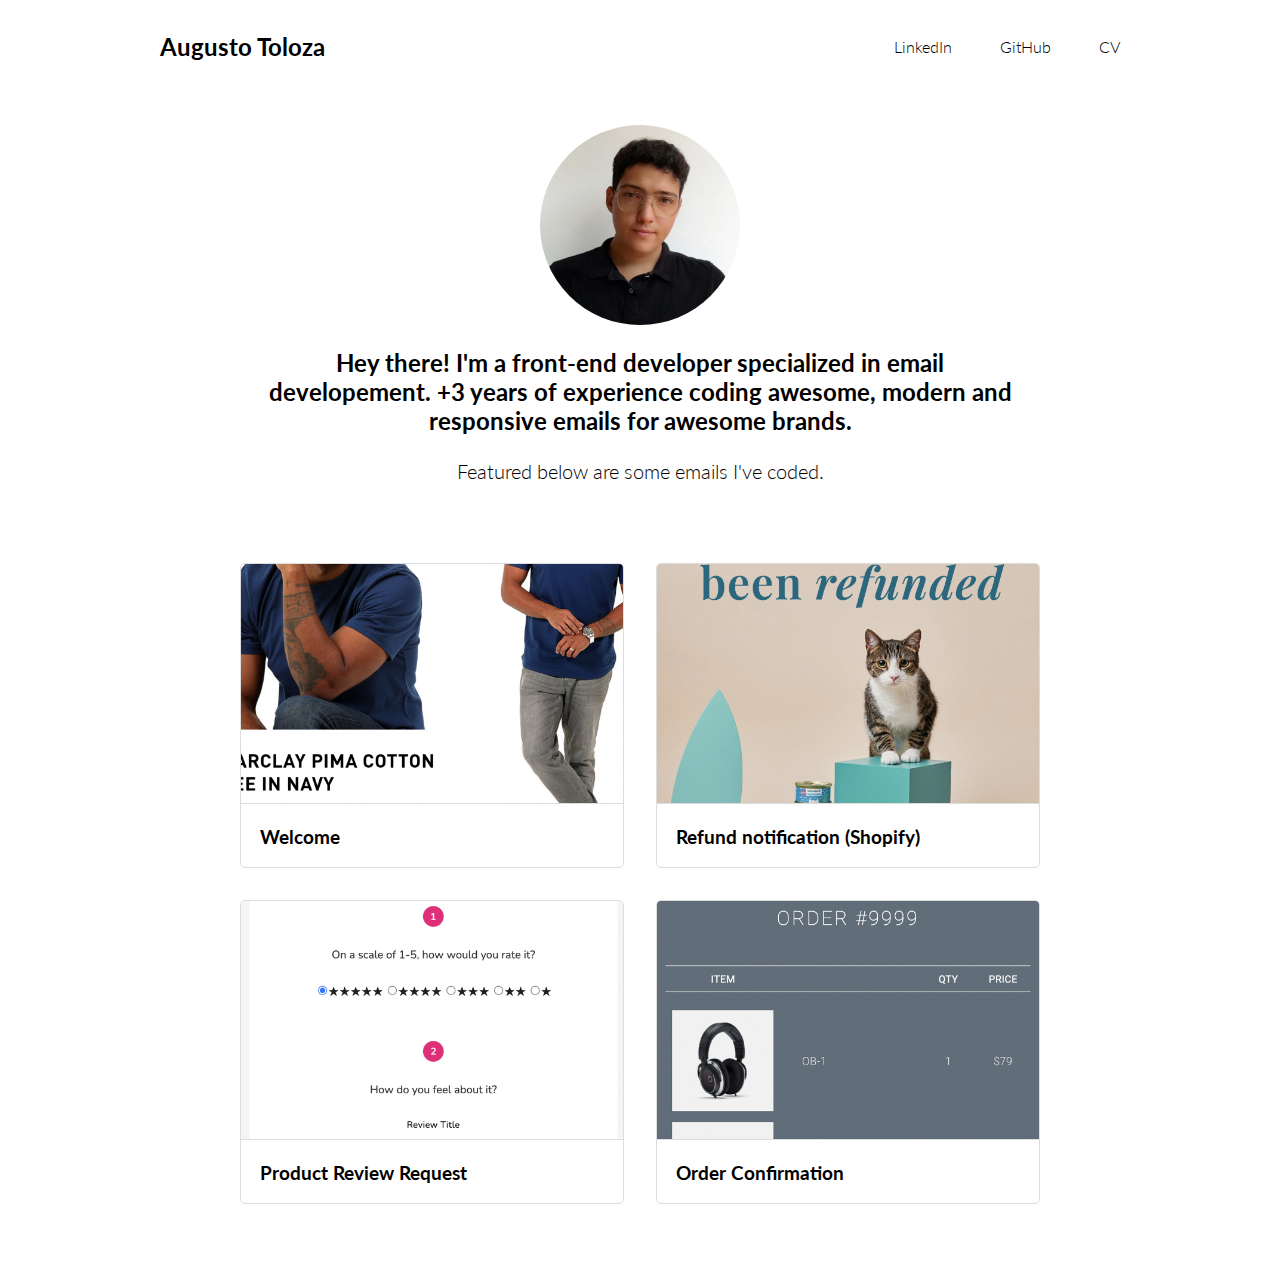
<file: index.html>
<!DOCTYPE html>
<html lang="en">

<head>
    <meta charset="UTF-8">
    <meta http-equiv="X-UA-Compatible" content="IE=edge">
    <meta name="viewport" content="width=device-width, initial-scale=1.0">
    <title>Augusto Toloza - Email Developer</title>
    <link rel="stylesheet" href="style.css">
</head>

<body>
    <main>
        <nav>
            <ul>
                <li>
                    Augusto Toloza
                </li>
                <li>
                    <a href="https://www.linkedin.com/in/augustoctoloza/" target="_blank">LinkedIn</a>
                </li>
                <li>
                    <a href="https://github.com/augustotoloza" target="_blank">GitHub</a>
                </li>
                <li>
                    <a href="CV_AUGUSTO_TOLOZA_2021.pdf" target="_blank">CV</a>
                </li>
            </ul>
        </nav>
        <img src="img/augusto-toloza.jpg" alt="Augusto Toloza" class="avatar" />
        <h1>
            Hey there! I'm a front-end developer specialized in email developement. +3 years of experience coding
            awesome, modern and responsive emails for awesome brands.
        </h1>
        <h2>
            Featured below are some emails I've coded.
        </h2>
        <section>
            <ul>
                <li id="em-1">
                    <img src="img/thumb1.jpg" alt="Welcome">
                    <h3>
                        Welcome
                    </h3>
                </li>
                <li id="em-2">
                    <img src="img/thumb2.jpg" alt="">
                    <h3>
                        Refund notification (Shopify)
                    </h3>
                </li>
                <li id="em-3">
                    <img src="img/thumb3.jpg" alt="">
                    <h3>
                        Product Review Request
                    </h3>
                </li>
                <li id="em-4">
                    <img src="img/thumb4.jpg" alt="">
                    <h3>
                        Order Confirmation
                    </h3>
                </li>
            </ul>
        </section>
    </main>
    <div id="registerModal" class="emModal">
        <div class="modalContent">
            <span id="closeBttn" class="close" onclick="closeModal()">&times;</span>
            <div>
                <iframe width="650" height="500" frameborder="0" id="emailFrame" src="welcome.html"></iframe>
            </div>
            <span id="mobiVer">
                Mobile version
            </span>
        </div>
    </div>
    <script src="script.js"></script>
</body>

</html>
</file>
<file: style.css>
@import url("https://fonts.googleapis.com/css2?family=Lato:wght@300;400;700&display=swap");

* {
  padding: 0;
  margin: 0;
  font-family: "Lato", sans-serif;
}
main {
  max-width: 80%;
  margin: 2em auto;
}
nav {
  margin-bottom: 4em;
}
nav ul {
  list-style: none;
  display: flex;
  flex-direction: row;
  column-gap: 3em;
  margin: 0 2em;
  font-weight: 300;
  place-items: center;
}
nav ul li:first-child {
  flex-grow: 1;
  font-weight: bold;
  font-size: 24px;
}
nav ul li a{
    color: initial;
    text-decoration: none;
    cursor: pointer;
}
nav ul li a:hover{
    color: #777;
}
img.avatar {
  max-width: 200px;
  border-radius: 50%;
  display: block;
  margin: 0 auto;
}
h1,
h2 {
  max-width: 770px;
  font-size: 24px;
  line-height: 120%;
  margin: 1em auto;
  text-align: center;
}
h2 {
  font-size: 20px;
  font-weight: 300;
}
section ul {
  list-style: none;
  display: grid;
  grid-template-columns: repeat(2, 1fr);
  gap: 2em;
  max-width: 800px;
  margin: 5em auto;
}
section li {
  border: 1px solid #ddd;
  border-radius: 5px;
  overflow: hidden;
  cursor: pointer;
}
section li img {
  width: 100%;
  border-bottom: 1px solid #ddd;
}
section li h3 {
  padding: 1em;
}

/* Modal */
.emModal {
  display: none;
  position: fixed;
  z-index: 999;
  left: 0;
  top: 0;
  width: 100%;
  height: 100%;
  background-color: rgba(0, 0, 0, 0.4);
}
.modalContent div {
  width: 100%;
  display: grid;
  place-items: center;
}
.modalContent iframe {
  pointer-events: none;
}
.modalContent {
  position: relative;
  margin: 3% auto;
  background-color: #fff;
  width: 50%;
  box-shadow: 0px 0px 15px 5px rgba(0, 0, 0, 0.3);
  padding: 1em 2em;
  border-radius: 10px;
  animation-name: animatetop;
  animation-duration: 0.4s;
}
.modalContent .close {
  color: #aaa;
  float: right;
  font-size: 28px;
  font-weight: bold;
  transition: all 0.2s;
}
.modalContent .close:hover,
.modalContent .close:focus {
  color: black;
  text-decoration: none;
  cursor: pointer;
}
@keyframes animatetop {
  from {
    top: -300px;
    opacity: 0;
  }
  to {
    top: 0;
    opacity: 1;
  }
}


#mobiVer {
  display: block;
  margin: 1em 0 0;
  border-bottom: 1px solid #000;
  width: max-content;
  cursor: pointer;
}

@media (max-width: 700px) {
 nav ul li{
     text-align: center;
 }
  nav ul li:not(:first-child) {
    display: none;
  }
  h1{
      font-size: 4.5vw;
  }
  h2{
      font-size: 4vw;
  }
  section ul{
    grid-template-columns: 1fr;
  }
  .modalContent{
      width: 80%;
      margin: 10% auto;
      -webkit-overflow-scrolling: touch;
  }
  .modalContent iframe{
      width: 100%!important;
      height: 80vh;
  }
  #mobiVer{
      display: none;
  }
}
</file>
